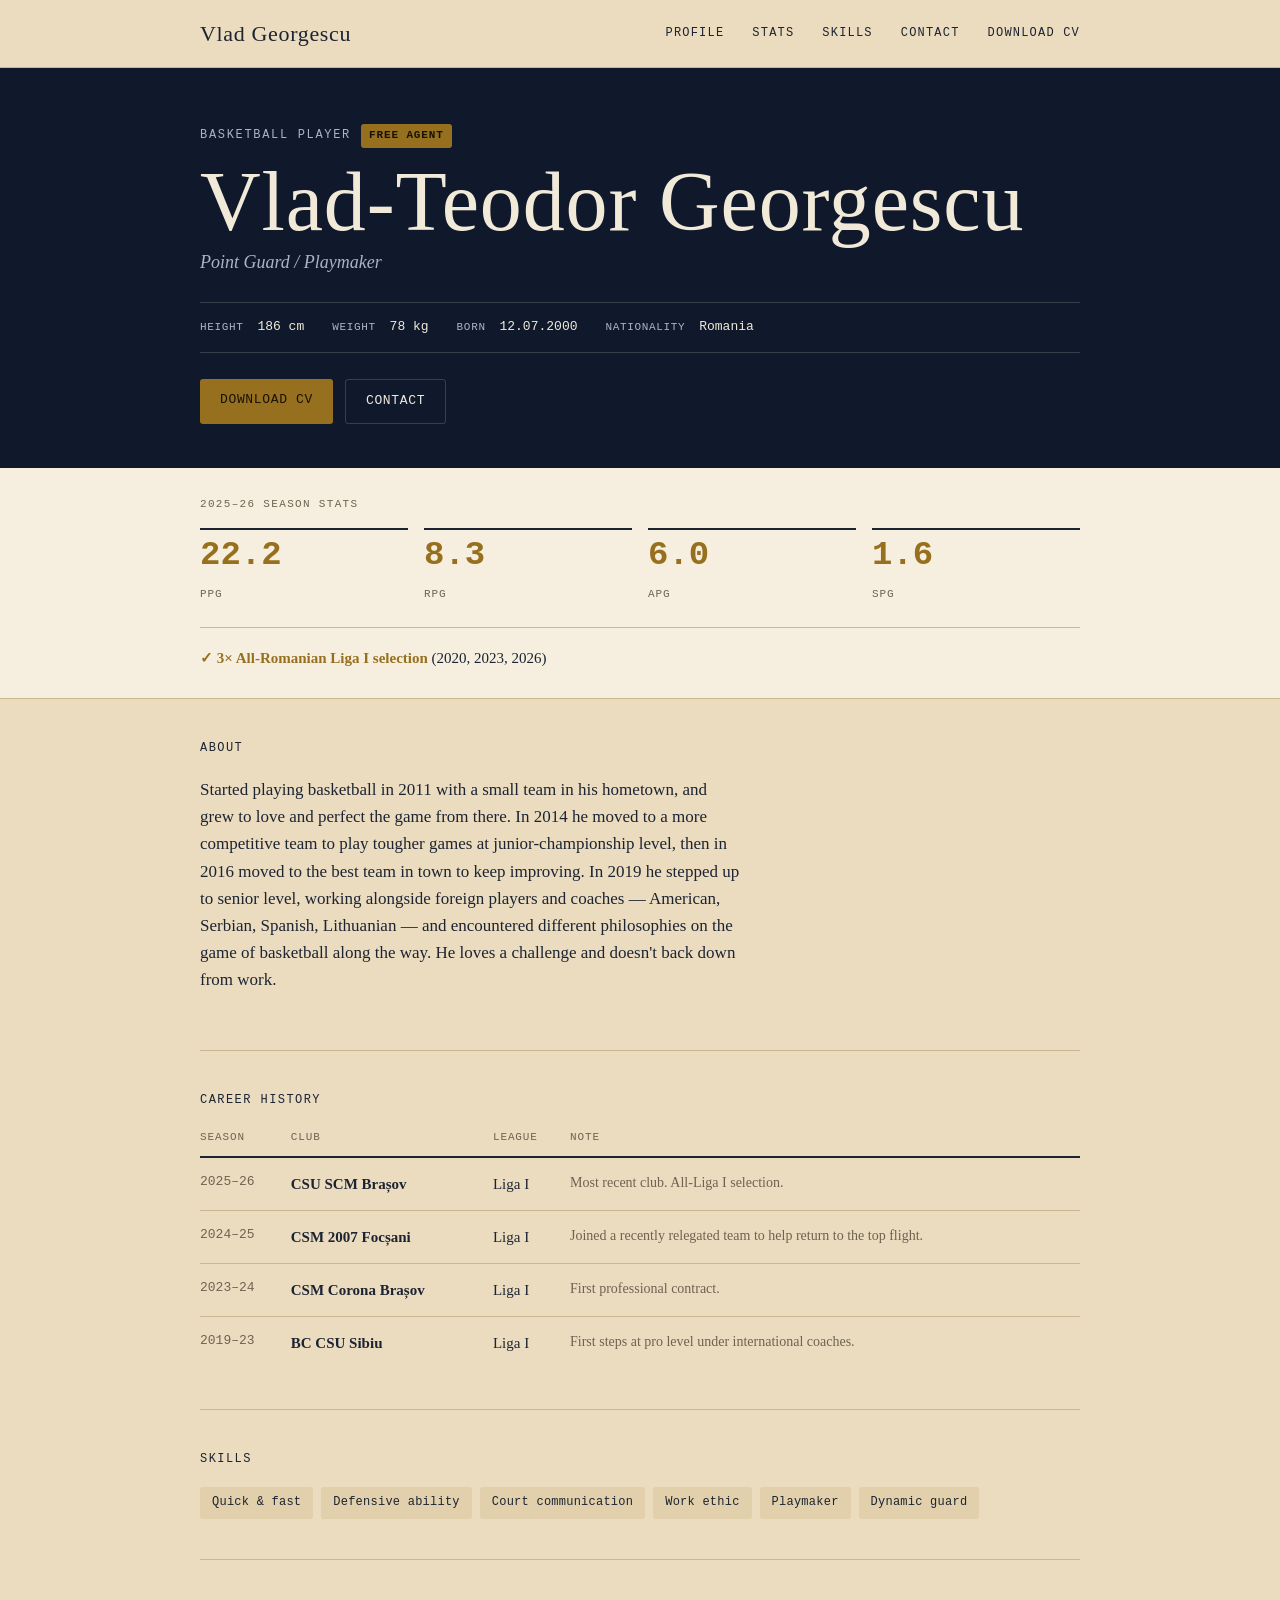
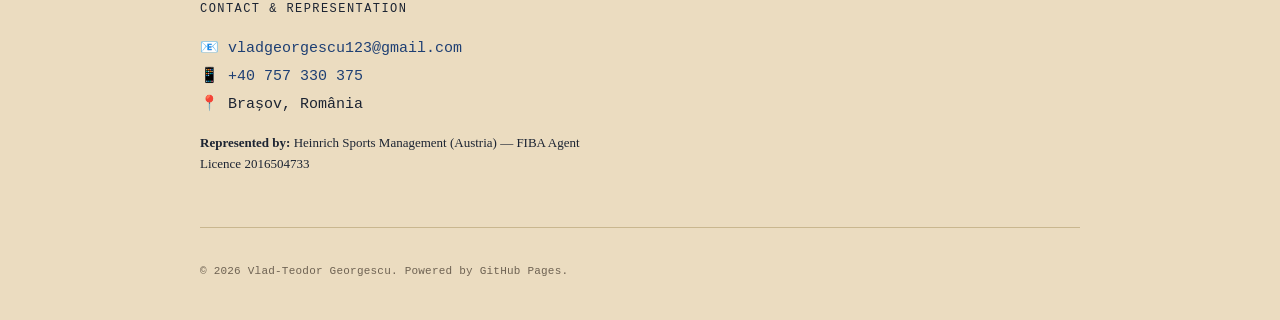
<file: index.html>
<!DOCTYPE html>
<html lang="en">
<head>
    <meta charset="UTF-8">
    <meta name="viewport" content="width=device-width, initial-scale=1.0">
    <title>Vlad Georgescu - Basketball Player</title>
    <link rel="stylesheet" href="styles.css">
</head>
<body>
    <nav class="nav">
        <div class="nav-inner">
            <div class="nav-name">Vlad Georgescu</div>
            <button class="nav-toggle" id="navToggle" aria-label="Toggle navigation" aria-expanded="false">Menu</button>
            <div class="nav-links" id="navLinks">
                <a href="#profile">Profile</a>
                <a href="#stats">Stats</a>
                <a href="#skills">Skills</a>
                <a href="#contact">Contact</a>
                <a href="CV.pdf" download>Download CV</a>
            </div>
        </div>
    </nav>

    <div class="hero">
        <div class="hero-inner">
            <div class="status-row">
                <span class="eyebrow">Basketball Player</span>
                <span class="status-badge">Free Agent</span>
            </div>
            <h1>Vlad-Teodor Georgescu</h1>
            <p class="tagline">Point Guard / Playmaker</p>
            
            <dl class="vitals">
                <div class="vital"><dt>Height</dt> <dd>186 cm</dd></div>
                <div class="vital"><dt>Weight</dt> <dd>78 kg</dd></div>
                <div class="vital"><dt>Born</dt> <dd>12.07.2000</dd></div>
                <div class="vital"><dt>Nationality</dt> <dd>Romania</dd></div>
            </dl>

            <div class="hero-cta">
                <a href="CV.pdf" class="btn btn-primary" download>Download CV</a>
                <a href="#contact" class="btn btn-secondary">Contact</a>
            </div>
        </div>
    </div>

    <div class="boxscore">
        <div class="boxscore-inner">
            <p class="boxscore-label">2025–26 Season Stats</p>
            <div class="boxscore-row">
                <div class="boxscore-cell">
                    <span class="boxscore-num">22.2</span>
                    <span>PPG</span>
                </div>
                <div class="boxscore-cell">
                    <span class="boxscore-num">8.3</span>
                    <span>RPG</span>
                </div>
                <div class="boxscore-cell">
                    <span class="boxscore-num">6.0</span>
                    <span>APG</span>
                </div>
                <div class="boxscore-cell">
                    <span class="boxscore-num">1.6</span>
                    <span>SPG</span>
                </div>
            </div>
            <div class="awards">
                <strong>✓ 3× All-Romanian Liga I selection</strong> (2020, 2023, 2026)
            </div>
        </div>
    </div>

    <main id="profile">
        <section class="section">
            <p class="section-label">About</p>
            <p>Started playing basketball in 2011 with a small team in his hometown, and grew to love and perfect the game from there. In 2014 he moved to a more competitive team to play tougher games at junior-championship level, then in 2016 moved to the best team in town to keep improving. In 2019 he stepped up to senior level, working alongside foreign players and coaches — American, Serbian, Spanish, Lithuanian — and encountered different philosophies on the game of basketball along the way. He loves a challenge and doesn't back down from work.</p>
        </section>

        <section class="section" id="stats">
            <p class="section-label">Career History</p>
            <div class="season-table-wrap">
                <table class="season-table">
                    <thead>
                        <tr>
                            <th>Season</th>
                            <th>Club</th>
                            <th>League</th>
                            <th>Note</th>
                        </tr>
                    </thead>
                    <tbody>
                        <tr>
                            <td class="season-cell">2025–26</td>
                            <td class="club-cell">CSU SCM Brașov</td>
                            <td>Liga I</td>
                            <td class="note-cell">Most recent club. All-Liga I selection.</td>
                        </tr>
                        <tr>
                            <td class="season-cell">2024–25</td>
                            <td class="club-cell">CSM 2007 Focșani</td>
                            <td>Liga I</td>
                            <td class="note-cell">Joined a recently relegated team to help return to the top flight.</td>
                        </tr>
                        <tr>
                            <td class="season-cell">2023–24</td>
                            <td class="club-cell">CSM Corona Brașov</td>
                            <td>Liga I</td>
                            <td class="note-cell">First professional contract.</td>
                        </tr>
                        <tr>
                            <td class="season-cell">2019–23</td>
                            <td class="club-cell">BC CSU Sibiu</td>
                            <td>Liga I</td>
                            <td class="note-cell">First steps at pro level under international coaches.</td>
                        </tr>
                    </tbody>
                </table>
            </div>
        </section>

        <section class="section" id="skills">
            <p class="section-label">Skills</p>
            <ul class="tag-list">
                <li>Quick & fast</li>
                <li>Defensive ability</li>
                <li>Court communication</li>
                <li>Work ethic</li>
                <li>Playmaker</li>
                <li>Dynamic guard</li>
            </ul>
        </section>

        <section class="section" id="contact">
            <p class="section-label">Contact & Representation</p>
            <div class="contact-grid">
                <div>📧 <a href="mailto:vladgeorgescu123@gmail.com">vladgeorgescu123@gmail.com</a></div>
                <div>📱 <a href="tel:+40757330375">+40 757 330 375</a></div>
                <div>📍 Brașov, România</div>
            </div>
            <p class="contact-note"><strong>Represented by:</strong> Heinrich Sports Management (Austria) — FIBA Agent Licence 2016504733</p>
        </section>
    </main>

    <footer class="footer">
        <p>© 2026 Vlad-Teodor Georgescu. Powered by GitHub Pages.</p>
    </footer>

    <script src="nav.js"></script>
</body>
</html>
</file>
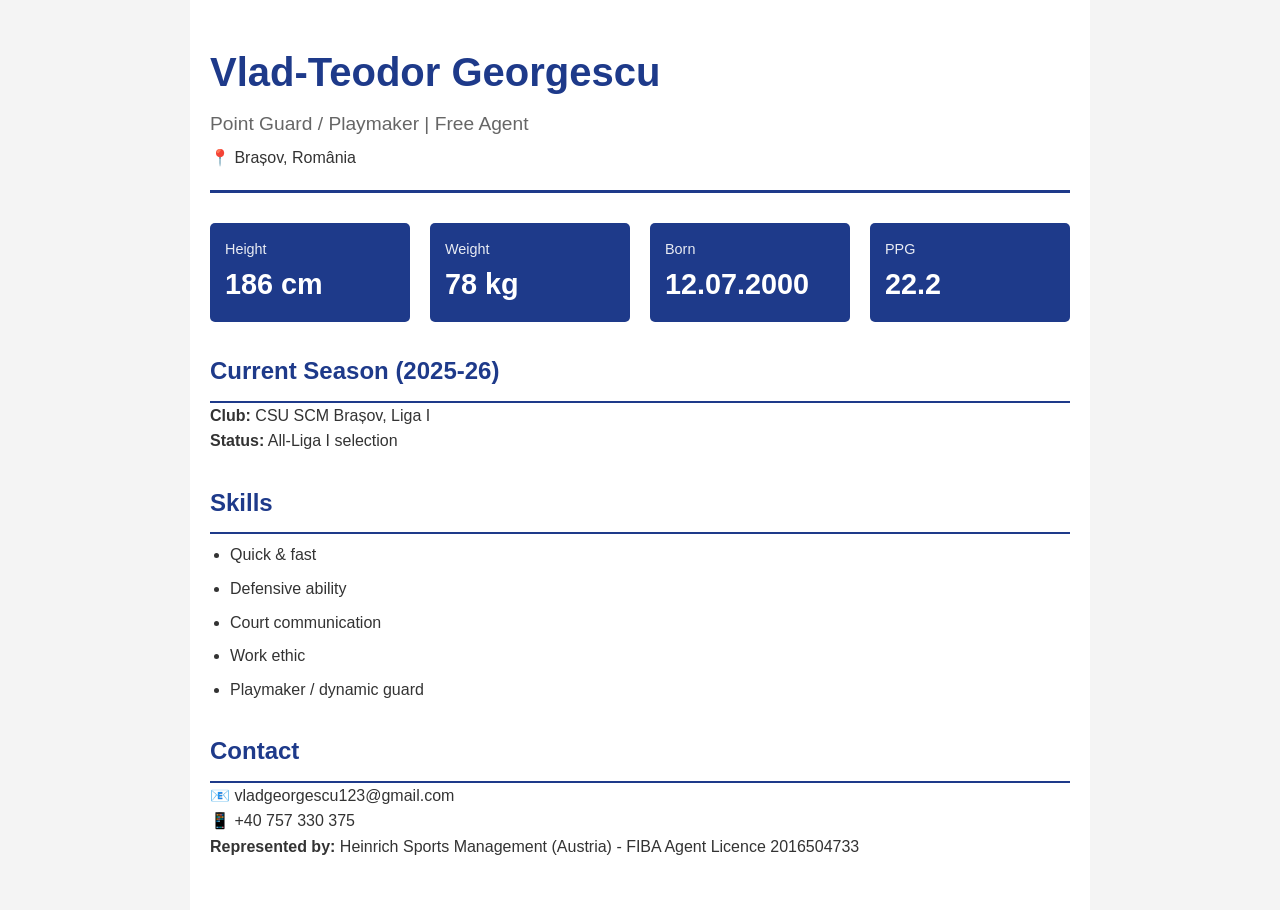
<file: public/index.html>
<!DOCTYPE html>
<html lang="en">
<head>
    <meta charset="UTF-8">
    <meta name="viewport" content="width=device-width, initial-scale=1.0">
    <title>Vlad Georgescu - Basketball Player</title>
    <style>
        * { margin: 0; padding: 0; box-sizing: border-box; }
        body { font-family: Arial, sans-serif; line-height: 1.6; color: #333; background: #f4f4f4; }
        .container { max-width: 900px; margin: 0 auto; padding: 20px; background: white; }
        header { border-bottom: 3px solid #1e3a8a; padding: 20px 0; margin-bottom: 30px; }
        h1 { font-size: 2.5em; color: #1e3a8a; }
        .subtitle { font-size: 1.2em; color: #666; margin: 5px 0; }
        .stats { display: grid; grid-template-columns: repeat(auto-fit, minmax(200px, 1fr)); gap: 20px; margin: 20px 0; }
        .stat-box { background: #1e3a8a; color: white; padding: 15px; border-radius: 5px; }
        .stat-label { font-size: 0.9em; opacity: 0.9; }
        .stat-value { font-size: 1.8em; font-weight: bold; }
        section { margin: 30px 0; }
        h2 { color: #1e3a8a; border-bottom: 2px solid #1e3a8a; padding-bottom: 10px; }
        ul { margin-left: 20px; }
        li { margin: 8px 0; }
    </style>
</head>
<body>
    <div class="container">
        <header>
            <h1>Vlad-Teodor Georgescu</h1>
            <p class="subtitle">Point Guard / Playmaker | Free Agent</p>
            <p>📍 Brașov, România</p>
        </header>
        
        <section class="stats">
            <div class="stat-box">
                <div class="stat-label">Height</div>
                <div class="stat-value">186 cm</div>
            </div>
            <div class="stat-box">
                <div class="stat-label">Weight</div>
                <div class="stat-value">78 kg</div>
            </div>
            <div class="stat-box">
                <div class="stat-label">Born</div>
                <div class="stat-value">12.07.2000</div>
            </div>
            <div class="stat-box">
                <div class="stat-label">PPG</div>
                <div class="stat-value">22.2</div>
            </div>
        </section>
        
        <section>
            <h2>Current Season (2025-26)</h2>
            <p><strong>Club:</strong> CSU SCM Brașov, Liga I</p>
            <p><strong>Status:</strong> All-Liga I selection</p>
        </section>
        
        <section>
            <h2>Skills</h2>
            <ul>
                <li>Quick & fast</li>
                <li>Defensive ability</li>
                <li>Court communication</li>
                <li>Work ethic</li>
                <li>Playmaker / dynamic guard</li>
            </ul>
        </section>
        
        <section>
            <h2>Contact</h2>
            <p>📧 vladgeorgescu123@gmail.com</p>
            <p>📱 +40 757 330 375</p>
            <p><strong>Represented by:</strong> Heinrich Sports Management (Austria) - FIBA Agent Licence 2016504733</p>
        </section>
    </div>
</body>
</html>
</file>
<file: styles.css>
:root {
  --bg: #ebdcc0;
  --surface: #f6efdf;
  --surface-2: #e2d0ac;
  --ink: #1c2432;
  --muted: #6e6252;
  --rule: #c9b78f;
  --accent: #1e3f73;
  --accent-ink: #ffffff;
  --gold: #96701e;
  --hero-bg: #10192b;
  --hero-ink: #f1ead9;
  --hero-muted: #aab4c8;
  --hero-rule: rgba(241, 234, 217, 0.18);
}

@media (prefers-color-scheme: dark) {
  :root:not([data-theme="light"]) {
    --bg: #11161f;
    --surface: #1a2230;
    --surface-2: #232d3d;
    --ink: #f1ead9;
    --muted: #9b9686;
    --rule: #33405a;
    --accent: #6ea8e8;
    --accent-ink: #0b1220;
    --gold: #e7b75a;
    --hero-bg: #090d15;
    --hero-ink: #f1ead9;
    --hero-muted: #8f9ab0;
    --hero-rule: rgba(241, 234, 217, 0.14);
  }
}

:root[data-theme="dark"] {
  --bg: #11161f;
  --surface: #1a2230;
  --surface-2: #232d3d;
  --ink: #f1ead9;
  --muted: #9b9686;
  --rule: #33405a;
  --accent: #6ea8e8;
  --accent-ink: #0b1220;
  --gold: #e7b75a;
  --hero-bg: #090d15;
  --hero-ink: #f1ead9;
  --hero-muted: #8f9ab0;
  --hero-rule: rgba(241, 234, 217, 0.14);
}

* {
  box-sizing: border-box;
}

body {
  margin: 0;
  background: var(--bg);
  color: var(--ink);
  font-family: "Source Serif 4", Georgia, "Times New Roman", serif;
  font-size: 17px;
  line-height: 1.6;
}

a {
  color: var(--accent);
}

.mono {
  font-family: "IBM Plex Mono", ui-monospace, "SF Mono", Consolas, monospace;
}

h1, h2, h3 {
  text-wrap: balance;
}

/* Nav */
.nav {
  position: sticky;
  top: env(safe-area-inset-top, 0px);
  background: var(--bg);
  border-bottom: 1px solid var(--rule);
  z-index: 10;
}

.nav-inner {
  max-width: 920px;
  margin: 0 auto;
  padding: 16px 20px;
  display: flex;
  align-items: center;
  justify-content: space-between;
  gap: 16px;
}

.nav-name {
  font-family: "Bebas Neue", "Source Serif 4", serif;
  font-size: 22px;
  letter-spacing: 0.03em;
}

.nav-toggle {
  display: block;
  background: none;
  border: 1px solid var(--rule);
  border-radius: 4px;
  font-size: 16px;
  padding: 4px 10px;
  cursor: pointer;
  color: var(--ink);
}

.nav-links {
  display: none;
  flex-direction: column;
  gap: 4px;
  width: 100%;
}

.nav-links.open {
  display: flex;
}

.nav-links a {
  font-family: "IBM Plex Mono", monospace;
  font-size: 12px;
  text-transform: uppercase;
  letter-spacing: 0.1em;
  text-decoration: none;
  color: var(--ink);
  padding: 10px 0;
  border-bottom: 1px solid var(--rule);
}

@media (min-width: 640px) {
  .nav-toggle {
    display: none;
  }
  .nav-links {
    display: flex !important;
    flex-direction: row;
    width: auto;
    gap: 28px;
  }
  .nav-links a {
    border-bottom: none;
    padding: 0;
  }
}

/* Hero — player-card panel */
.hero {
  position: relative;
  background: var(--hero-bg);
  color: var(--hero-ink);
  overflow: hidden;
  padding-block: 56px 44px;
}

.hero-court {
  position: absolute;
  right: -40px;
  top: 0;
  height: 100%;
  width: 60%;
  max-width: 480px;
  opacity: 0.55;
  pointer-events: none;
}

.hero-court line,
.hero-court rect,
.hero-court circle,
.hero-court path {
  fill: none;
  stroke: var(--hero-rule);
  stroke-width: 2;
}

.hero-inner {
  position: relative;
  max-width: 920px;
  margin: 0 auto;
  padding-inline: 20px;
}

.status-row {
  display: flex;
  flex-wrap: wrap;
  align-items: center;
  gap: 10px;
  margin-bottom: 14px;
}

.eyebrow {
  font-family: "IBM Plex Mono", monospace;
  text-transform: uppercase;
  letter-spacing: 0.14em;
  font-size: 12px;
  color: var(--hero-muted);
}

.status-badge {
  display: inline-block;
  background: var(--gold);
  color: #191204;
  font-family: "IBM Plex Mono", monospace;
  font-weight: 600;
  font-size: 11px;
  text-transform: uppercase;
  letter-spacing: 0.08em;
  border-radius: 3px;
  padding: 3px 8px;
}

.hero h1 {
  margin: 0 0 6px 0;
  font-family: "Bebas Neue", "Source Serif 4", serif;
  font-weight: 400;
  font-size: clamp(48px, 10vw, 84px);
  line-height: 0.95;
  letter-spacing: 0.01em;
}

.tagline {
  margin: 0 0 26px 0;
  font-size: 18px;
  color: var(--hero-muted);
  font-style: italic;
}

.vitals {
  display: flex;
  flex-wrap: wrap;
  gap: 4px 28px;
  font-family: "IBM Plex Mono", monospace;
  font-variant-numeric: tabular-nums;
  font-size: 13px;
  color: var(--hero-ink);
  border-top: 1px solid var(--hero-rule);
  border-bottom: 1px solid var(--hero-rule);
  padding-block: 14px;
  margin-bottom: 26px;
}

.vitals dt {
  display: inline;
  color: var(--hero-muted);
  text-transform: uppercase;
  letter-spacing: 0.06em;
  font-size: 11px;
  margin-right: 6px;
}

.vitals dd {
  display: inline;
  margin: 0;
}

.vitals .vital {
  white-space: nowrap;
}

.hero-cta {
  display: flex;
  flex-wrap: wrap;
  gap: 12px;
}

.btn {
  display: inline-block;
  padding: 11px 20px;
  border-radius: 3px;
  text-decoration: none;
  font-family: "IBM Plex Mono", monospace;
  font-weight: 500;
  font-size: 13px;
  text-transform: uppercase;
  letter-spacing: 0.05em;
}

.btn-primary {
  background: var(--gold);
  color: #191204;
}

.btn-secondary {
  background: transparent;
  color: var(--hero-ink);
  border: 1px solid var(--hero-rule);
}

/* Box score strip */
.boxscore {
  background: var(--surface);
  border-bottom: 1px solid var(--rule);
}

.boxscore-inner {
  max-width: 920px;
  margin: 0 auto;
  padding: 28px 20px;
}

.boxscore-label {
  font-family: "IBM Plex Mono", monospace;
  font-size: 11px;
  text-transform: uppercase;
  letter-spacing: 0.12em;
  color: var(--muted);
  margin: 0 0 14px 0;
}

.boxscore-row {
  display: grid;
  grid-template-columns: repeat(2, 1fr);
  gap: 20px 16px;
}

@media (min-width: 640px) {
  .boxscore-row {
    grid-template-columns: repeat(4, 1fr);
  }
}

.boxscore-cell {
  border-top: 2px solid var(--ink);
  padding-top: 8px;
}

.boxscore-num {
  font-family: "IBM Plex Mono", monospace;
  font-variant-numeric: tabular-nums;
  font-weight: 600;
  font-size: clamp(26px, 5vw, 34px);
  color: var(--gold);
  display: block;
  line-height: 1;
  margin-bottom: 6px;
}

.boxscore-cell span:last-child {
  font-family: "IBM Plex Mono", monospace;
  font-size: 11px;
  text-transform: uppercase;
  letter-spacing: 0.08em;
  color: var(--muted);
}

.awards {
  margin-top: 22px;
  padding-top: 18px;
  border-top: 1px solid var(--rule);
  font-size: 15px;
  color: var(--ink);
}

.awards strong {
  color: var(--gold);
}

/* Sections */
main {
  max-width: 920px;
  margin: 0 auto;
  padding-inline: 20px;
}

.section {
  padding-block: 40px;
  border-bottom: 1px solid var(--rule);
}

.section-label {
  font-family: "IBM Plex Mono", monospace;
  font-size: 12px;
  text-transform: uppercase;
  letter-spacing: 0.12em;
  color: var(--accent);
  margin: 0 0 18px 0;
}

.section p {
  color: var(--ink);
  max-width: 64ch;
}

/* Season log table */
.season-table {
  width: 100%;
  border-collapse: collapse;
  font-size: 15px;
}

.season-table th {
  font-family: "IBM Plex Mono", monospace;
  font-size: 11px;
  text-transform: uppercase;
  letter-spacing: 0.08em;
  color: var(--muted);
  text-align: left;
  padding: 0 10px 10px 0;
  border-bottom: 2px solid var(--ink);
  font-weight: 500;
}

.season-table td {
  padding: 14px 10px 14px 0;
  border-bottom: 1px solid var(--rule);
  vertical-align: top;
}

.season-table tr:last-child td {
  border-bottom: none;
}

.season-table .season-cell {
  font-family: "IBM Plex Mono", monospace;
  font-variant-numeric: tabular-nums;
  white-space: nowrap;
  color: var(--muted);
  font-size: 13px;
}

.season-table .club-cell {
  font-weight: 600;
  white-space: nowrap;
}

.season-table .note-cell {
  color: var(--muted);
  font-size: 14px;
}

.season-table-wrap {
  overflow-x: auto;
}

/* Tags */
.tag-list {
  list-style: none;
  margin: 0 0 26px 0;
  padding: 0;
  display: flex;
  flex-wrap: wrap;
  gap: 8px;
}

.tag-list:last-of-type {
  margin-bottom: 0;
}

.tag-list li {
  background: var(--surface-2);
  border-radius: 3px;
  padding: 6px 12px;
  font-family: "IBM Plex Mono", monospace;
  font-size: 12px;
  letter-spacing: 0.02em;
}

/* Contact / representation */
.contact-grid {
  display: grid;
  gap: 4px;
  font-family: "IBM Plex Mono", monospace;
  font-size: 15px;
}

.contact-grid a {
  text-decoration: none;
  font-weight: 500;
}

.contact-note {
  color: var(--muted);
  font-size: 13px;
  margin-top: 16px !important;
  font-family: "Source Serif 4", serif;
}

/* Footer */
.footer {
  max-width: 920px;
  margin: 0 auto;
  padding: 24px 20px calc(28px + env(safe-area-inset-bottom, 0px));
  color: var(--muted);
  font-family: "IBM Plex Mono", monospace;
  font-size: 11px;
  letter-spacing: 0.02em;
}
</file>
